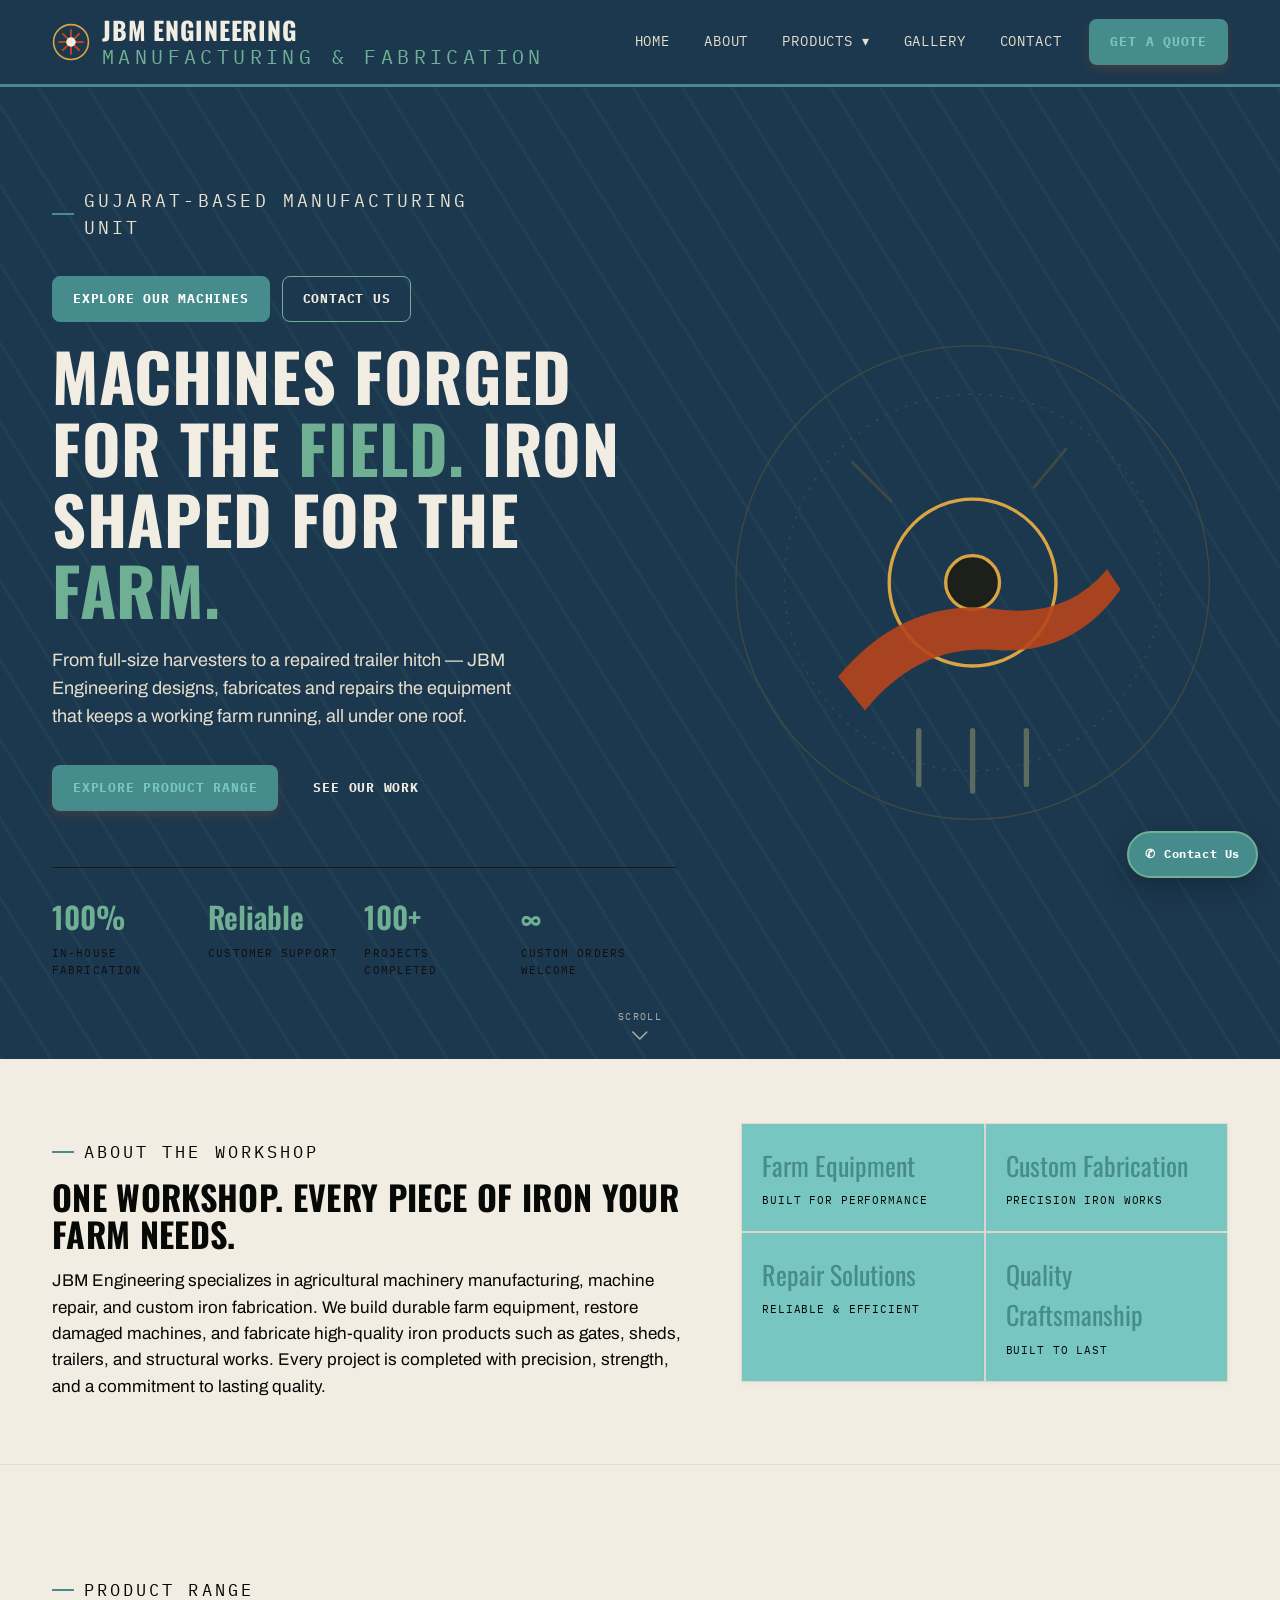
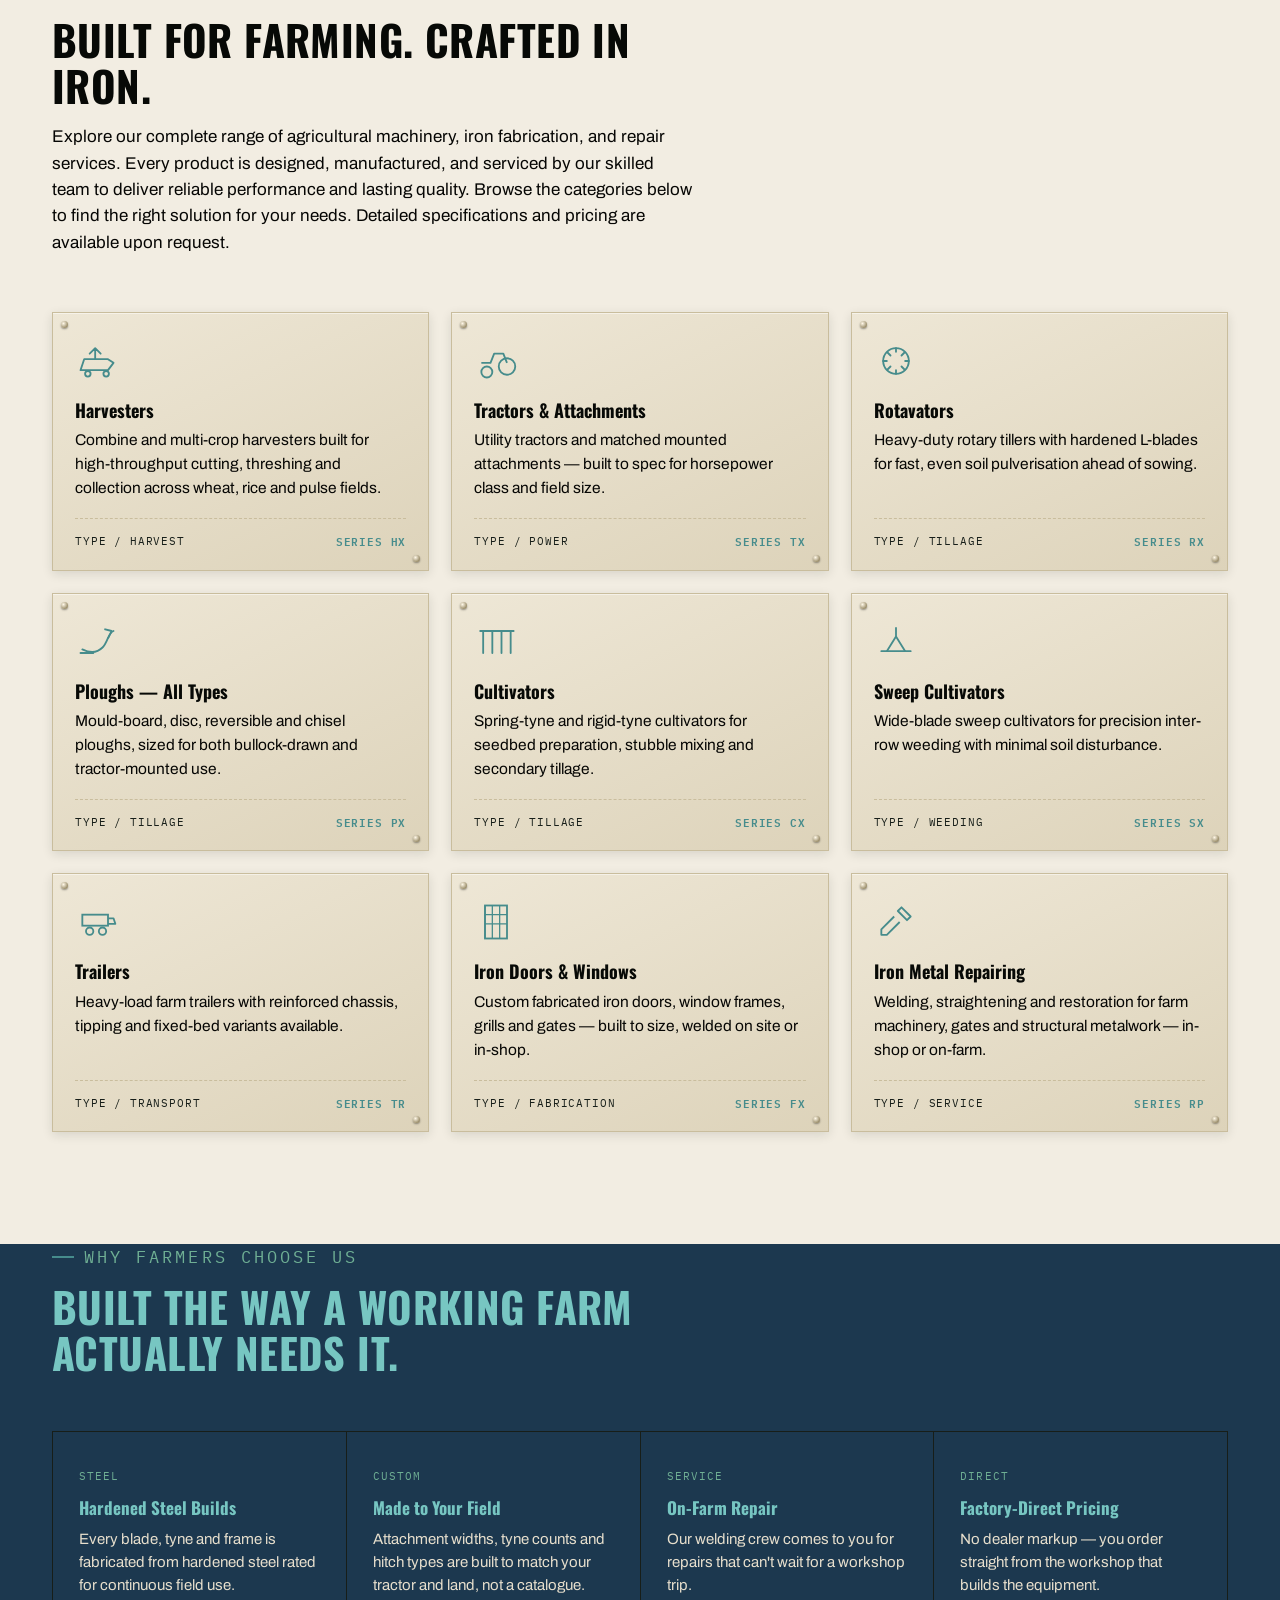
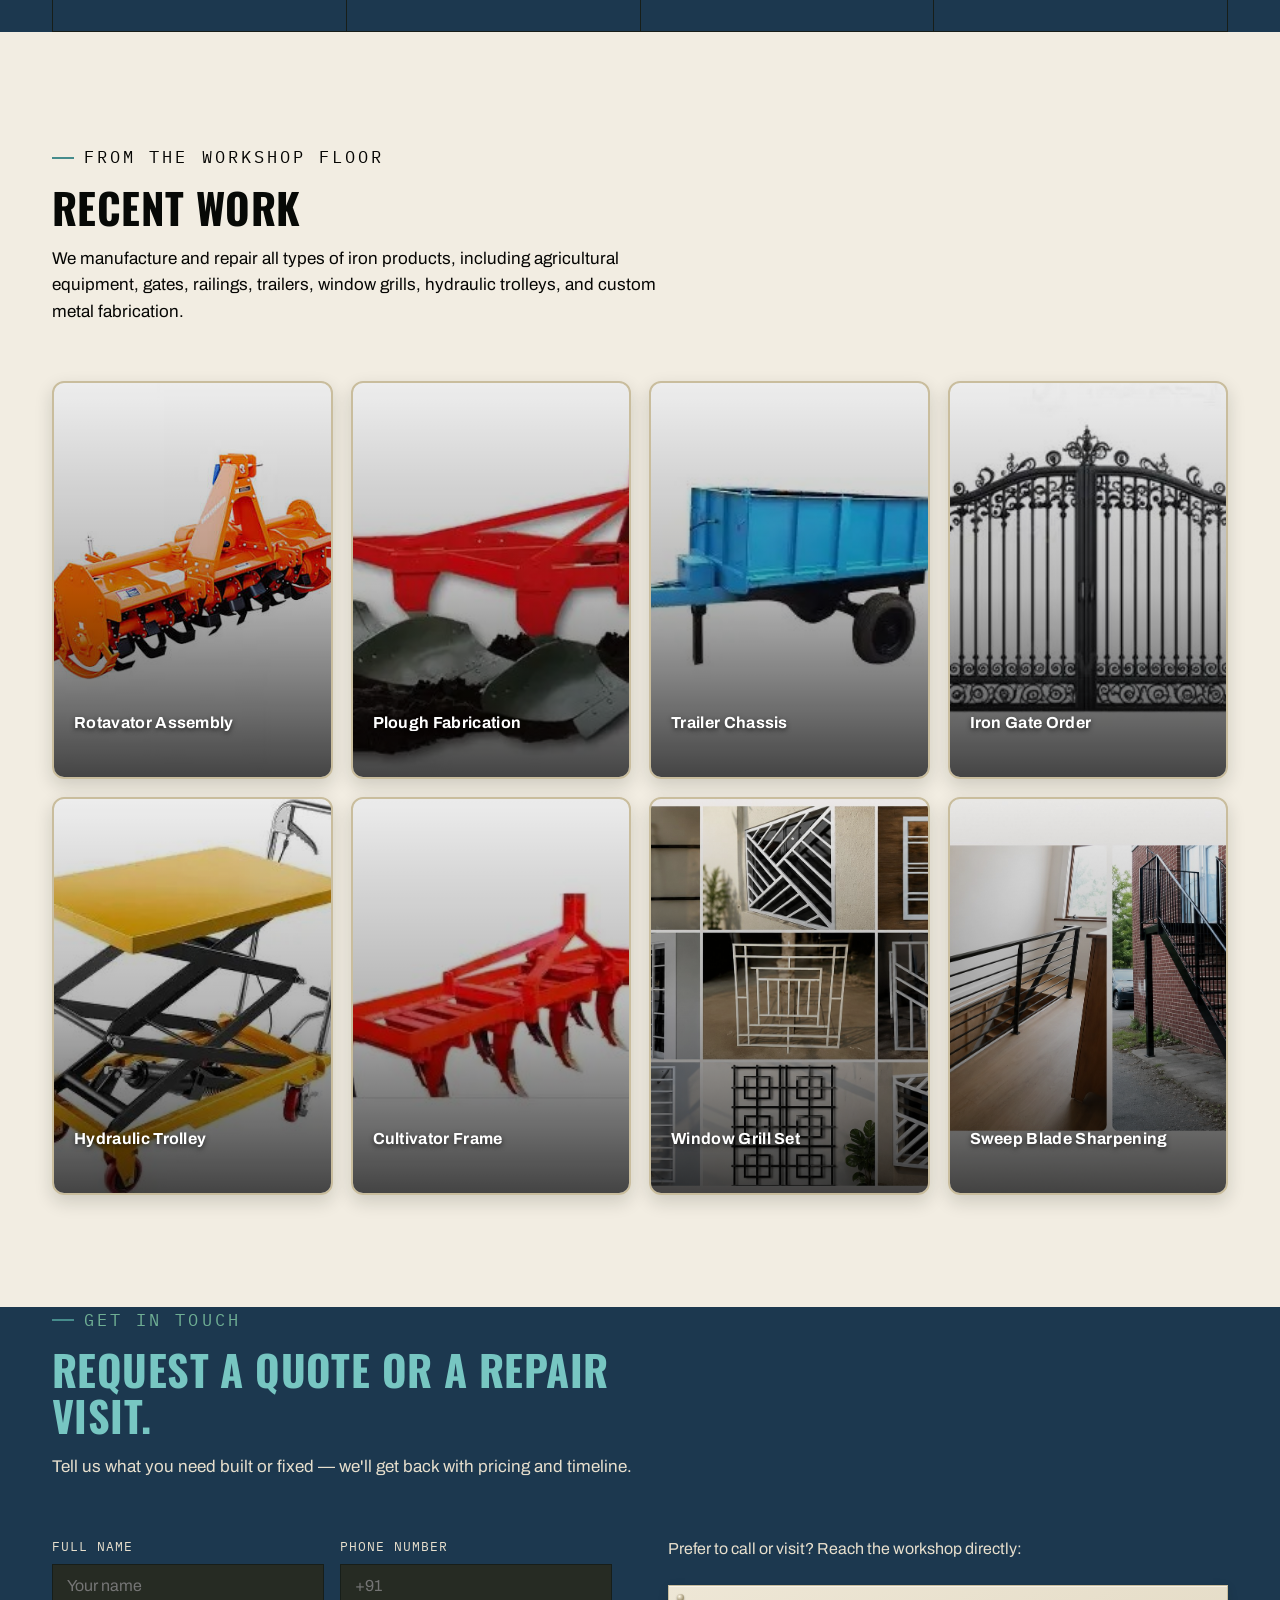
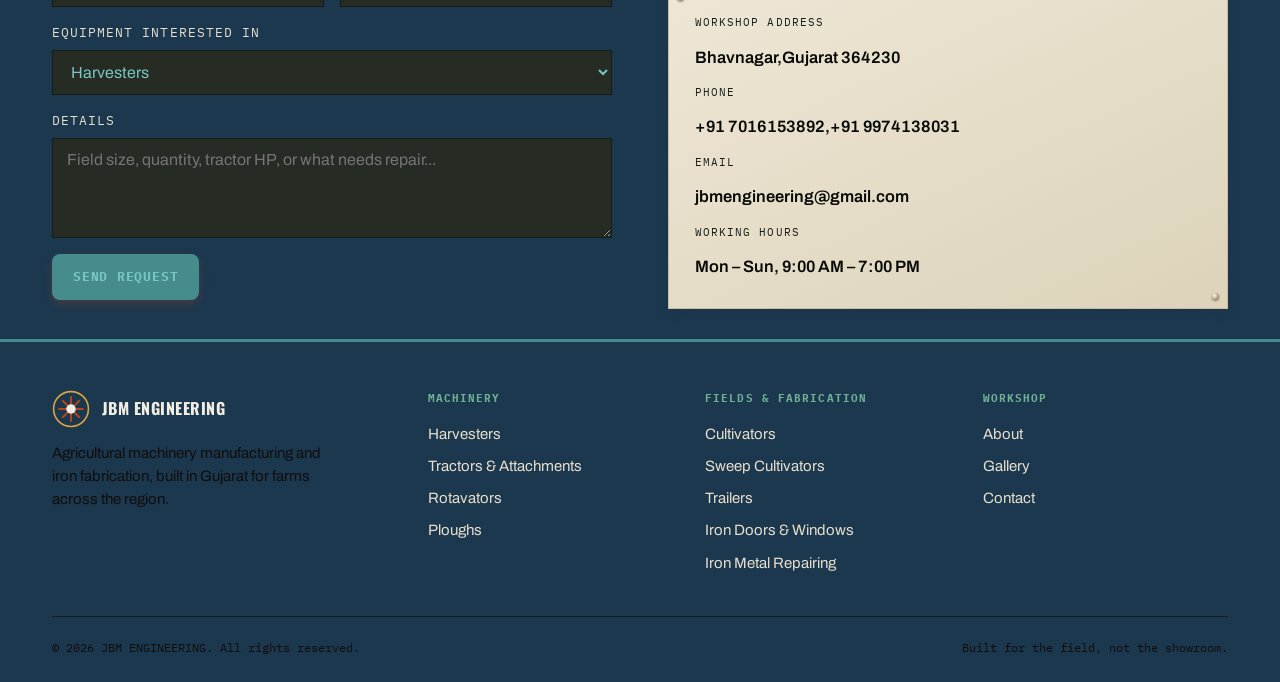
<file: index.html>
<!DOCTYPE html>
<html lang="en">

<head>
  <meta charset="UTF-8">
  <meta name="viewport" content="width=device-width, initial-scale=1.0">
  <title>JBM Engineering | Agricultural Machinery & Iron Fabrication</title>
  <link rel="preconnect" href="https://fonts.googleapis.com">
  <link rel="preconnect" href="https://fonts.gstatic.com" crossorigin>
  <link
    href="https://fonts.googleapis.com/css2?family=Oswald:wght@400;500;600;700&family=Archivo:wght@400;500;600;700;800&family=IBM+Plex+Mono:wght@400;500&display=swap"
    rel="stylesheet">
  
  <link rel="stylesheet" href="style.css">
<meta name="description" content="JBM Engineering — Gujarat-based engineering and manufacturing unit specializing in agricultural machinery, machine repair, iron fabrication, gates, structures, and custom engineering solutions.">
<meta name="theme-color" content="#1f3a2a">
<link rel="icon" type="image/svg+xml" href="favicon.png">
</head>

<body>

  <header>
    <div class="nav-inner">
      <a href="#top" class="logo">
        <svg class="logo-mark" viewBox="0 0 48 48" fill="none" xmlns="http://www.w3.org/2000/svg" aria-hidden="true">
          <circle cx="24" cy="24" r="22" stroke="#d9a441" stroke-width="2" />
          <path d="M24 8L24 40M8 24L40 24M13 13L35 35M35 13L13 35" stroke="#b6451b" stroke-width="2.5" />
          <circle cx="24" cy="24" r="6" fill="#f2ede2" />
        </svg>
        <span class="logo-text">JBM ENGINEERING<span>Manufacturing &amp; Fabrication</span></span>
      </a>

      <button class="menu-toggle" aria-label="Toggle menu" id="menuToggle" aria-expanded="false">
        <svg width="20" height="14" viewBox="0 0 20 14" fill="none">
          <path d="M0 1H20M0 7H20M0 13H20" stroke="#f2ede2" stroke-width="1.6" />
        </svg>
      </button>

      <nav class="primary-nav" id="primaryNav">
        <a class="nav-link" href="#top">Home</a>
        <a class="nav-link" href="#about">About</a>
        <div class="has-dropdown" id="productsDropdown">
          <a class="nav-link" href="#products" id="productsToggle">Products <span class="caret">▾</span></a>
          <div class="dropdown">
            <a href="#p-harvesters">Harvesters</a>
            <a href="#p-tractors">Tractors &amp; Attachments</a>
            <a href="#p-rotavators">Rotavators</a>
            <a href="#p-ploughs">Ploughs — All Types</a>
            <a href="#p-cultivators">Cultivators</a>
            <a href="#p-sweep">Sweep Cultivators</a>
            <a href="#p-trailers">Trailers</a>
            <a href="#p-doors">Iron Doors &amp; Windows</a>
            <a href="#p-repair">Iron Metal Repairing</a>
          </div>
        </div>
        <a class="nav-link" href="#gallery">Gallery</a>
        <a class="nav-link" href="#contact">Contact</a>
        <a class="btn btn-rust nav-cta" href="#contact" style="margin-left:8px;">Get a Quote</a>
      </nav>
    </div>
  </header>

  <main id="top">

    <!-- ============ HERO ============ -->
    <section class="hero reveal">
      <div class="hero-stripes"></div>
      <div class="wrap hero-grid">
        <div>
          <p class="eyebrow">Gujarat-Based Manufacturing Unit</p>
      <div class="hero-actions">
        <a class="btn btn-primary" href="#products">Explore Our Machines</a>
        <a class="btn btn-secondary" href="#contact">Contact Us</a>
      </div>
          <h1>Machines forged for the <em>field.</em> Iron shaped for the <em>farm.</em></h1>
          <p>From full-size harvesters to a repaired trailer hitch — JBM Engineering designs, fabricates and
            repairs
            the equipment that keeps a working farm running, all under one roof.</p>
          <div class="hero-ctas">
            <a href="#products" class="btn btn-rust">Explore Product Range</a>
            <a href="#gallery" class="btn btn-outline">See Our Work</a>
          </div>
          <div class="spec-strip">
            <div class="spec-item">
              <div class="num">100%</div>
              <div class="lbl">In-House Fabrication</div>
            </div>
            <div class="spec-item">
              <div class="num">Reliable</div>
              <div class="lbl">Customer Support</div>
            </div>
            <div class="spec-item">
              <div class="num">100+</div>
              <div class="lbl">Projects Completed</div>
            </div>
            <div class="spec-item">
              <div class="num">∞</div>
              <div class="lbl">Custom Orders Welcome</div>
            </div>
          </div>
        </div>

        <div class="hero-art">
          <svg viewBox="0 0 380 380" fill="none" xmlns="http://www.w3.org/2000/svg" aria-hidden="true">
            <circle cx="190" cy="190" r="176" stroke="#3f4a41" stroke-width="1" />
            <circle cx="190" cy="190" r="140" stroke="#3f4a41" stroke-width="1" stroke-dasharray="2 6" />
            <!-- gear -->
            <g stroke="#d9a441" stroke-width="2.5" fill="none">
              <circle cx="190" cy="190" r="62" />
              <circle cx="190" cy="190" r="20" fill="#1c1f1a" />
              <g id="teeth"></g>
            </g>
            <!-- plough blade silhouette -->
            <path d="M90 260 Q140 200 210 210 Q260 216 290 180 L300 195 Q265 245 205 240 Q150 236 110 285 Z"
              fill="#b6451b" opacity="0.9" />
            <!-- tine lines -->
            <path d="M150 300 L150 340 M190 300 L190 345 M230 300 L230 340" stroke="#5c6b5f" stroke-width="4"
              stroke-linecap="round" />
            <path d="M100 100 L130 130 M260 90 L235 120" stroke="#3f4a41" stroke-width="2" />
          </svg>
        </div>
      </div>
      <a href="#about" class="scroll-cue" aria-label="Scroll to explore">
        <span>Scroll</span>
        <svg width="16" height="10" viewBox="0 0 16 10" fill="none">
          <path d="M1 1L8 8L15 1" stroke="currentColor" stroke-width="1.6" stroke-linecap="round" stroke-linejoin="round" />
        </svg>
      </a>
    </section>

    <!-- ============ ABOUT ============ -->
    <section class="about-strip reveal" id="about">
      <div class="wrap about-grid">
        <div>
          <p class="eyebrow">About The Workshop</p>
          <h2 style="font-size:clamp(24px,3vw,34px); margin-top:14px;">One workshop. Every piece of iron your farm
            needs.</h2>
          <p>JBM Engineering specializes in agricultural machinery manufacturing, machine repair, and custom iron
            fabrication. We build durable farm equipment, restore damaged machines, and fabricate high-quality iron
            products such as gates, sheds, trailers, and structural works. Every project is completed with precision,
            strength, and a commitment to lasting quality.</p>
        </div>
        <div class="about-facts">
          <div class="fact-cell">
            <div class="num">Farm Equipment</div>
            <div class="lbl">Built for Performance</div>
          </div>
          <div class="fact-cell">
            <div class="num">Custom Fabrication</div>
            <div class="lbl">Precision Iron Works</div>
          </div>
          <div class="fact-cell">
            <div class="num">Repair Solutions</div>
            <div class="lbl">Reliable & Efficient</div>
          </div>
          <div class="fact-cell">
            <div class="num">Quality Craftsmanship</div>
            <div class="lbl">Built to Last</div>
          </div>
        </div>
      </div>
    </section>

    <!-- ============ PRODUCTS ============ -->
    <section class="section reveal" id="products">
      <div class="wrap">
        <div class="section-head">
          <p class="eyebrow">Product Range</p>
          <h2>Built for Farming. Crafted in Iron.</h2>
          <p>Explore our complete range of agricultural machinery, iron fabrication, and repair services. Every product
            is designed, manufactured, and serviced by our skilled team to deliver reliable performance and lasting
            quality. Browse the categories below to find the right solution for your needs. Detailed specifications and
            pricing are available upon request.</p>
        </div>

        <div class="product-grid">

          <div class="plate product-card" id="p-harvesters">
            <svg class="product-icon" viewBox="0 0 48 48" fill="none">
              <path d="M6 34h30l6-8-6-4H10L6 34Z" stroke="currentColor" stroke-width="2" stroke-linejoin="round" />
              <circle cx="14" cy="38" r="3" stroke="currentColor" stroke-width="2" />
              <circle cx="34" cy="38" r="3" stroke="currentColor" stroke-width="2" />
              <path d="M22 22V10M22 10l-6 6M22 10l6 6" stroke="currentColor" stroke-width="2" stroke-linecap="round"
                stroke-linejoin="round" />
            </svg>
            <h3>Harvesters</h3>
            <p>Combine and multi-crop harvesters built for high-throughput cutting, threshing and collection across
              wheat, rice and pulse fields.</p>
            <div class="product-tag"><span>TYPE / HARVEST</span><b>Series HX</b></div>
          </div>

          <div class="plate product-card" id="p-tractors">
            <svg class="product-icon" viewBox="0 0 48 48" fill="none">
              <circle cx="14" cy="36" r="6" stroke="currentColor" stroke-width="2" />
              <circle cx="36" cy="30" r="9" stroke="currentColor" stroke-width="2" />
              <path d="M8 26h10l4-10h10l4 10" stroke="currentColor" stroke-width="2" stroke-linejoin="round" />
            </svg>
            <h3>Tractors &amp; Attachments</h3>
            <p>Utility tractors and matched mounted attachments — built to spec for horsepower class and field size.</p>
            <div class="product-tag"><span>TYPE / POWER</span><b>Series TX</b></div>
          </div>

          <div class="plate product-card" id="p-rotavators">
            <svg class="product-icon" viewBox="0 0 48 48" fill="none">
              <circle cx="24" cy="24" r="14" stroke="currentColor" stroke-width="2" />
              <path d="M24 10v4M24 34v4M10 24h4M34 24h4M15 15l3 3M30 30l3 3M15 33l3-3M30 18l3-3" stroke="currentColor"
                stroke-width="2" stroke-linecap="round" />
            </svg>
            <h3>Rotavators</h3>
            <p>Heavy-duty rotary tillers with hardened L-blades for fast, even soil pulverisation ahead of sowing.</p>
            <div class="product-tag"><span>TYPE / TILLAGE</span><b>Series RX</b></div>
          </div>

          <div class="plate product-card" id="p-ploughs">
            <svg class="product-icon" viewBox="0 0 48 48" fill="none">
              <path d="M8 32c8 4 16 4 22-2s6-16 12-18" stroke="currentColor" stroke-width="2" stroke-linecap="round" />
              <path d="M32 10l8 2-4 8" stroke="currentColor" stroke-width="2" stroke-linejoin="round" />
              <path d="M6 36h14" stroke="currentColor" stroke-width="2" stroke-linecap="round" />
            </svg>
            <h3>Ploughs — All Types</h3>
            <p>Mould-board, disc, reversible and chisel ploughs, sized for both bullock-drawn and tractor-mounted use.
            </p>
            <div class="product-tag"><span>TYPE / TILLAGE</span><b>Series PX</b></div>
          </div>

          <div class="plate product-card" id="p-cultivators">
            <svg class="product-icon" viewBox="0 0 48 48" fill="none">
              <path d="M10 12v24M20 12v24M30 12v24M40 12v24" stroke="currentColor" stroke-width="2"
                stroke-linecap="round" />
              <path d="M6 12h38" stroke="currentColor" stroke-width="2" />
            </svg>
            <h3>Cultivators</h3>
            <p>Spring-tyne and rigid-tyne cultivators for seedbed preparation, stubble mixing and secondary tillage.</p>
            <div class="product-tag"><span>TYPE / TILLAGE</span><b>Series CX</b></div>
          </div>

          <div class="plate product-card" id="p-sweep">
            <svg class="product-icon" viewBox="0 0 48 48" fill="none">
              <path d="M24 8v10M14 34l10-16 10 16" stroke="currentColor" stroke-width="2" stroke-linejoin="round" />
              <path d="M8 34h32" stroke="currentColor" stroke-width="2" stroke-linecap="round" />
            </svg>
            <h3>Sweep Cultivators</h3>
            <p>Wide-blade sweep cultivators for precision inter-row weeding with minimal soil disturbance.</p>
            <div class="product-tag"><span>TYPE / WEEDING</span><b>Series SX</b></div>
          </div>

          <div class="plate product-card" id="p-trailers">
            <svg class="product-icon" viewBox="0 0 48 48" fill="none">
              <rect x="8" y="16" width="28" height="12" stroke="currentColor" stroke-width="2" />
              <circle cx="16" cy="34" r="4" stroke="currentColor" stroke-width="2" />
              <circle cx="30" cy="34" r="4" stroke="currentColor" stroke-width="2" />
              <path d="M36 20h6l2 6h-8" stroke="currentColor" stroke-width="2" stroke-linejoin="round" />
            </svg>
            <h3>Trailers</h3>
            <p>Heavy-load farm trailers with reinforced chassis, tipping and fixed-bed variants available.</p>
            <div class="product-tag"><span>TYPE / TRANSPORT</span><b>Series TR</b></div>
          </div>

          <div class="plate product-card" id="p-doors">
            <svg class="product-icon" viewBox="0 0 48 48" fill="none">
              <rect x="12" y="6" width="24" height="36" stroke="currentColor" stroke-width="2" />
              <path d="M12 6v36M20 6v36M28 6v36" stroke="currentColor" stroke-width="1.4" />
              <path d="M12 16h24M12 26h24" stroke="currentColor" stroke-width="1.4" />
            </svg>
            <h3>Iron Doors &amp; Windows</h3>
            <p>Custom fabricated iron doors, window frames, grills and gates — built to size, welded on site or in-shop.
            </p>
            <div class="product-tag"><span>TYPE / FABRICATION</span><b>Series FX</b></div>
          </div>

          <div class="plate product-card" id="p-repair">
            <svg class="product-icon" viewBox="0 0 48 48" fill="none">
              <path d="M30 8l10 10-4 4-10-10 4-4Z" stroke="currentColor" stroke-width="2" stroke-linejoin="round" />
              <path d="M22 18L8 32v6h6l14-14" stroke="currentColor" stroke-width="2" stroke-linejoin="round" />
            </svg>
            <h3>Iron Metal Repairing</h3>
            <p>Welding, straightening and restoration for farm machinery, gates and structural metalwork — in-shop or
              on-farm.</p>
            <div class="product-tag"><span>TYPE / SERVICE</span><b>Series RP</b></div>
          </div>

        </div>
      </div>
    </section>

    <!-- ============ WHY CHOOSE US ============ -->
    <section class="section-dark reveal">
      <div class="wrap">
        <div class="section-head">
          <p class="eyebrow" style="color:var(--wheat);">Why Farmers Choose Us</p>
          <h2>Built the way a working farm actually needs it.</h2>
        </div>
      </div>
      <div class="wrap">
        <div class="feature-grid">
          <div class="feature-cell">
            <div class="fnum">STEEL</div>
            <h4>Hardened Steel Builds</h4>
            <p>Every blade, tyne and frame is fabricated from hardened steel rated for continuous field use.</p>
          </div>
          <div class="feature-cell">
            <div class="fnum">CUSTOM</div>
            <h4>Made to Your Field</h4>
            <p>Attachment widths, tyne counts and hitch types are built to match your tractor and land, not a catalogue.
            </p>
          </div>
          <div class="feature-cell">
            <div class="fnum">SERVICE</div>
            <h4>On-Farm Repair</h4>
            <p>Our welding crew comes to you for repairs that can't wait for a workshop trip.</p>
          </div>
          <div class="feature-cell">
            <div class="fnum">DIRECT</div>
            <h4>Factory-Direct Pricing</h4>
            <p>No dealer markup — you order straight from the workshop that builds the equipment.</p>
          </div>
        </div>
      </div>
    </section>

    <!-- ============ GALLERY ============ -->
    <section class="section reveal" id="gallery">
      <div class="wrap">
        <div class="section-head">
          <p class="eyebrow">From The Workshop Floor</p>
          <h2>Recent work</h2>
          <!-- <p>A look at builds and repairs coming out of the shop. Photos of your specific order can be shared on request.</p> -->
          <p>We manufacture and repair all types of iron products, including agricultural equipment, gates, railings,
            trailers, window grills, hydraulic trolleys, and custom metal fabrication.</p>
        </div>
        <div class="gallery-grid">
          <div class="gallery-tile tall g1"><span>Rotavator Assembly</span></div>
          <div class="gallery-tile tall g2"><span>Plough Fabrication</span></div>
          <div class="gallery-tile tall g3"><span>Trailer Chassis</span></div>
          <div class="gallery-tile tall g4"><span>Iron Gate Order</span></div>
          <div class="gallery-tile tall g5"><span>Hydraulic Trolley</span></div>
          <div class="gallery-tile tall g6"><span>Cultivator Frame</span></div>
          <div class="gallery-tile tall g7"><span>Window Grill Set</span></div>
          <div class="gallery-tile tall g8"><span>Sweep Blade Sharpening</span></div>
        </div>
      </div>
    </section>

    <!-- ============ CONTACT ============ -->
    <section class="section-dark reveal" id="contact">
      <div class="wrap">
        <div class="section-head">
          <p class="eyebrow" style="color:var(--wheat);">Get In Touch</p>
          <h2>Request a quote or a repair visit.</h2>
          <p>Tell us what you need built or fixed — we'll get back with pricing and timeline.</p>
        </div>

        <div class="contact-grid">
          <!-- <form class="quote-form"
            onsubmit="event.preventDefault(); alert('Thanks — this is a demo form. Connect it to your email or CRM to go live.');" name="service-request" method="POST" data-netlify="true"><input type="hidden" name="form-name" value="service-request"> -->

            <form class="quote-form" name="service-request">
              
            <div class="form-row">
              <div class="field">
                <label for="name">Full Name</label>
                <input id="name" type="text" placeholder="Your name" required name="name">
              </div>
              <div class="field">
                <label for="phone">Phone Number</label>
                <input id="phone" type="tel" placeholder="+91 " required name="phone">
              </div>
            </div>
            <div class="field">
              <label for="equipment">Equipment Interested In</label>
              <select id="equipment" name="service">
                <option>Harvesters</option>
                <option>Tractors &amp; Attachments</option>
                <option>Rotavators</option>
                <option>Ploughs — All Types</option>
                <option>Cultivators</option>
                <option>Sweep Cultivators</option>
                <option>Trailers</option>
                <option>Iron Doors &amp; Windows</option>
                <option>Iron Metal Repairing</option>
                <option>Something else / Custom order</option>
              </select>
            </div>
            <div class="field">
              <label for="message">Details</label>
              <textarea id="message" placeholder="Field size, quantity, tractor HP, or what needs repair..." name="message"></textarea>
            </div>
            <button type="submit" class="btn btn-rust" style="align-self:flex-start;">Send Request</button>
          </form>

          <div class="contact-info">
            <p style="color:var(--cream-dim); font-size:16px;">Prefer to call or visit? Reach the workshop directly:
            </p>
            <div class="plate">
              <div>
                <div class="ci-label">Workshop Address</div>
                <div class="ci-value">Bhavnagar,Gujarat 364230</div>
              </div>
              <div>
                <div class="ci-label">Phone</div>
                <div class="ci-value">+91 7016153892,+91 9974138031 </div>
              </div>
              <div>
                <div class="ci-label">Email</div>
                <div class="ci-value">jbmengineering@gmail.com</div>
              </div>
              <div>
                <div class="ci-label">Working Hours</div>
                <div class="ci-value">Mon – Sun, 9:00 AM – 7:00 PM</div>
              </div>
            </div>
          </div>
        </div>
      </div>
    </section>

  </main>

  <footer>
    <div class="wrap">
      <div class="footer-grid">
        <div>
          <div class="logo" style="margin-bottom:14px;">
            <svg class="logo-mark" viewBox="0 0 48 48" fill="none" xmlns="http://www.w3.org/2000/svg" aria-hidden="true"
              width="34" height="34">
              <circle cx="24" cy="24" r="22" stroke="#d9a441" stroke-width="2" />
              <path d="M24 8L24 40M8 24L40 24M13 13L35 35M35 13L13 35" stroke="#b6451b" stroke-width="2.5" />
              <circle cx="24" cy="24" r="6" fill="#f2ede2" />
            </svg>
            <span class="logo-text" style="color:var(--cream); font-size:16px;">JBM ENGINEERING</span>
          </div>
          <p style="font-size:15px; max-width:280px; color:var(--steel-light);">Agricultural machinery manufacturing
            and iron fabrication, built in Gujarat for farms across the region.</p>
        </div>
        <div>
          <h5>Machinery</h5>
          <ul>
            <li><a href="#p-harvesters">Harvesters</a></li>
            <li><a href="#p-tractors">Tractors &amp; Attachments</a></li>
            <li><a href="#p-rotavators">Rotavators</a></li>
            <li><a href="#p-ploughs">Ploughs</a></li>
          </ul>
        </div>
        <div>
          <h5>Fields &amp; Fabrication</h5>
          <ul>
            <li><a href="#p-cultivators">Cultivators</a></li>
            <li><a href="#p-sweep">Sweep Cultivators</a></li>
            <li><a href="#p-trailers">Trailers</a></li>
            <li><a href="#p-doors">Iron Doors &amp; Windows</a></li>
            <li><a href="#p-repair">Iron Metal Repairing</a></li>
          </ul>
        </div>
        <div>
          <h5>Workshop</h5>
          <ul>
            <li><a href="#about">About</a></li>
            <li><a href="#gallery">Gallery</a></li>
            <li><a href="#contact">Contact</a></li>
          </ul>
        </div>
      </div>
      <div class="footer-bottom">
        <span>© 2026 JBM ENGINEERING. All rights reserved.</span>
        <span>Built for the field, not the showroom.</span>
      </div>
    </div>
  </footer>

  

  <script src="script.js"></script>
<a class="floating-contact" href="#contact" aria-label="Contact JBM Engineering"><span aria-hidden="true">✆</span><span>Contact Us</span></a>
</body>

</html>
</file>
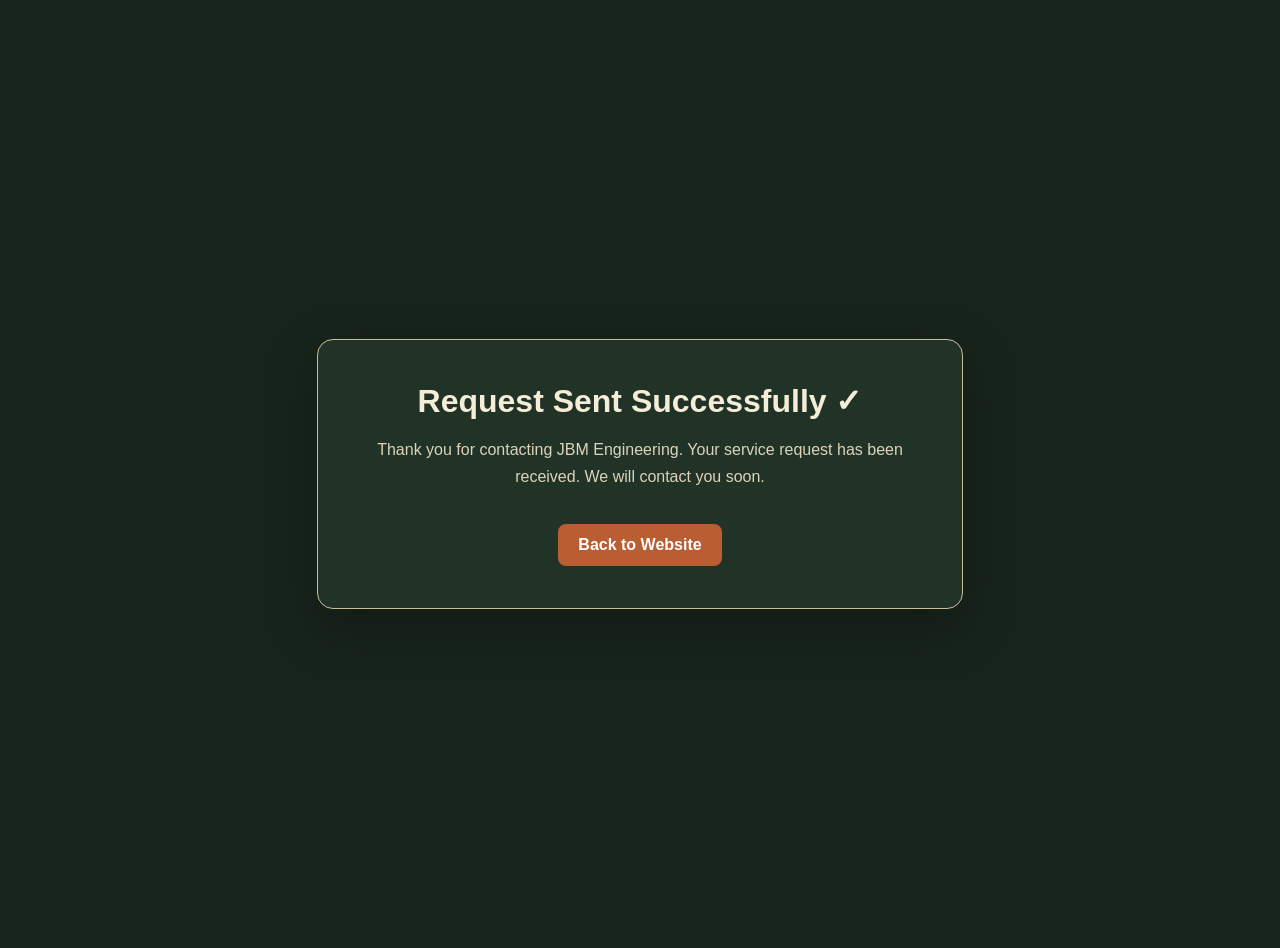
<file: success.html>
<!doctype html>
<html lang="en">
<head>
  <meta charset="utf-8">
  <meta name="viewport" content="width=device-width,initial-scale=1">
  <title>Request Sent | JBM Engineering</title>
  <meta name="description" content="Your service request has been received by JBM Engineering.">
  <link rel="icon" type="image/svg+xml" href="favicon.png">
  <style>
    body{margin:0;min-height:100vh;display:grid;place-items:center;background:#17241b;color:#f5edd8;font-family:Arial,sans-serif;padding:24px}
    .card{max-width:560px;text-align:center;border:1px solid #c9bd9d;border-radius:16px;padding:42px;background:#203326;box-shadow:0 18px 50px rgba(0,0,0,.25)}
    h1{margin:0 0 12px;font-size:32px}
    p{line-height:1.7;color:#ddd3bb}
    a{display:inline-block;margin-top:18px;padding:12px 20px;border-radius:8px;background:#b95d32;color:#fff;text-decoration:none;font-weight:700}
  </style>
</head>
<body>
  <main class="card">
    <h1>Request Sent Successfully ✓</h1>
    <p>Thank you for contacting JBM Engineering. Your service request has been received. We will contact you soon.</p>
    <a href="index.html">Back to Website</a>
  </main>
</body>
</html>
</file>
<file: style.css>
/* :root {
      --iron-black: #648151;
      --steel: #171e19;
      --steel-light: #110e0e;
      --rust: #a74724;
      --rust-dark: #8f3414;
      --wheat: #e1bc78;
      --cream: #f2ede2;
      --cream-dim: #e7dfcd;
      --text: #070906;
      --text-soft: #060604;
      --white: #bbb29a;

      --font-display: 'Oswald', sans-serif;
      --font-body: 'Archivo', sans-serif;
      --font-mono: 'IBM Plex Mono', monospace;
    } */

    :root {
      --iron-black: #1c384f;
      --steel: #171e19;
      --steel-light: #110e0e;
      --rust: #468c8c;
      --rust-dark: #8f3414;
      --wheat: #6faf94;
      --cream: #f2ede2;
      --cream-dim: #e7dfcd;
      --text: #070906;
      --text-soft: #060604;
      --white: #77c6c2;

      --font-display: 'Oswald', sans-serif;
      --font-body: 'Archivo', sans-serif;
      --font-mono: 'IBM Plex Mono', monospace;
    }

    * {
      margin: 0;
      padding: 0;
      box-sizing: border-box;
    }

    html {
      scroll-behavior: smooth;
    }

    @media (prefers-reduced-motion: reduce) {
      html {
        scroll-behavior: auto;
      }

      * {
        animation-duration: 0.01ms !important;
        animation-iteration-count: 1 !important;
        transition-duration: 0.01ms !important;
      }
    }

    body {
      font-family: var(--font-body);
      background: var(--cream);
      color: var(--text);
      line-height: 1.55;
      overflow-x: hidden;
    }

    img,
    svg {
      display: block;
      max-width: 100%;
    }

    a {
      color: inherit;
      text-decoration: none;
    }

    :focus-visible {
      outline: 3px solid var(--wheat);
      outline-offset: 3px;
    }

    section[id],
    .product-card[id] {
      scroll-margin-top: 90px;
    }

    .wrap {
      max-width: 1240px;
      margin: 0 auto;
      padding: 0 32px;
    }

    h1,
    h2,
    h3,
    h4 {
      font-family: var(--font-display);
      font-weight: 1000;
      letter-spacing: 0.01em;
      text-transform: uppercase;
      line-height: 1.08;
    }

    .eyebrow {
      font-family: var(--font-mono);
      /* font-size: 12.5px; */
      font-size: 30px;
      letter-spacing: 0.18em;
      text-transform: uppercase;
      color: var(--rust);
      display: flex;
      align-items: center;
      gap: 10px;
    }

    .eyebrow::before {
      content: "";
      width: 22px;
      height: 2px;
      background: var(--rust);
      display: inline-block;
    }

    /* ============ RIVET PLATE (signature element) ============ */
    .plate {
      position: relative;
      background: linear-gradient(155deg, #eee7d6, #ddd3ba);
      border: 1px solid #c9bd9d;
      box-shadow: inset 0 1px 0 rgba(255, 255, 255, 0.5), 0 3px 10px rgba(28, 31, 26, 0.12);
    }

    .plate::before,
    .plate::after,
    .plate .rivet-tl,
    .plate .rivet-br {
      content: "";
      position: absolute;
      width: 7px;
      height: 7px;
      border-radius: 50%;
      background: radial-gradient(circle at 35% 35%, #fff8e8, #9c8f6c 70%, #6c614a);
      box-shadow: 0 1px 2px rgba(0, 0, 0, 0.4);
    }

    .plate::before {
      top: 8px;
      left: 8px;
    }

    .plate::after {
      bottom: 8px;
      right: 8px;
    }

    .plate .rivet-tl {
      top: 8px;
      right: 8px;
    }

    .plate .rivet-br {
      bottom: 8px;
      left: 8px;
    }

    /* ============ HEADER / NAV ============ */
    header {
      position: sticky;
      top: 0;
      z-index: 100;
      background: var(--iron-black);
      border-bottom: 3px solid var(--rust);
    }

    .nav-inner {
      display: flex;
      align-items: center;
      justify-content: space-between;
      padding: 16px 32px;
      max-width: 1240px;
      margin: 0 auto;
    }

    .logo {
      display: flex;
      align-items: center;
      gap: 12px;
    }

    .logo-mark {
      width: 38px;
      height: 38px;
      flex-shrink: 0;
    }

    .logo-text {
      font-family: var(--font-display);
      color: var(--cream);
      font-size: 25px;
      font-weight: 700;
      letter-spacing: 0.03em;
      text-transform: uppercase;
      line-height: 1.1;
    }

    .logo-text span {
      display: block;
      font-family: var(--font-mono);
      font-size: 20px;
      color: var(--wheat);
      letter-spacing: 0.22em;
      font-weight: 400;
      text-transform: uppercase;
      margin-top: 2px;
    }

    nav.primary-nav {
      display: flex;
      align-items: center;
      gap: 6px;
    }

    .nav-link {
      font-family: var(--font-mono);
      font-size: 14px;
      letter-spacing: 0.06em;
      text-transform: uppercase;
      color: var(--cream-dim);
      padding: 10px 14px;
      border-radius: 2px;
      transition: color 0.15s ease, background 0.15s ease;
    }

    .nav-link:hover {
      color: var(--wheat);
      background: rgba(217, 164, 65, 0.08);
    }

    .has-dropdown {
      position: relative;
    }

    .caret {
      display: inline-block;
      transition: transform 0.2s ease;
    }

    .has-dropdown:hover .caret,
    .has-dropdown:focus-within .caret,
    .has-dropdown.open .caret {
      transform: rotate(180deg);
    }

    .dropdown {
      position: absolute;
      top: 100%;
      left: 0;
      margin-top: 4px;
      background: var(--iron-black);
      border: 1px solid var(--steel);
      border-top: 2px solid var(--rust);
      min-width: 250px;
      padding: 6px;
      opacity: 0;
      visibility: hidden;
      transform: translateY(-6px);
      box-shadow: 0 16px 32px rgba(0, 0, 0, 0.35);
      transition: opacity 0.18s ease, transform 0.18s ease, visibility 0.18s;
    }

    .has-dropdown:hover .dropdown,
    .has-dropdown:focus-within .dropdown {
      opacity: 1;
      visibility: visible;
      transform: translateY(0);
    }

    .dropdown a {
      display: block;
      font-family: var(--font-body);
      font-size: 15px;
      color: var(--cream-dim);
      padding: 9px 12px;
      border-radius: 2px;
    }

    .dropdown a:hover {
      background: rgba(182, 69, 27, 0.18);
      color: var(--white);
    }

    .btn {
      font-family: var(--font-mono);
      font-size: 13px;
      letter-spacing: 0.06em;
      text-transform: uppercase;
      padding: 12px 22px;
      border: 1.5px solid transparent;
      display: inline-flex;
      align-items: center;
      gap: 8px;
      cursor: pointer;
      transition: transform 0.15s ease, background 0.15s ease, color 0.15s ease, border-color .15s ease;
    }

    .btn-rust {
      background: var(--rust);
      color: var(--white);
      box-shadow: 0 4px 10px rgba(167, 71, 36, 0.28);
    }

    .btn-rust:hover {
      background: var(--rust-dark);
      transform: translateY(-1px);
      box-shadow: 0 8px 18px rgba(167, 71, 36, 0.38);
    }

    .btn-outline {
      border-color: var(--steel-light);
      color: var(--cream);
    }

    .btn-outline:hover {
      border-color: var(--wheat);
      color: var(--wheat);
    }

    .btn-outline-dark {
      border-color: var(--steel);
      color: var(--text);
    }

    .btn-outline-dark:hover {
      border-color: var(--rust);
      color: var(--rust);
    }

    .menu-toggle {
      display: none;
      background: none;
      border: 1.5px solid var(--steel-light);
      color: var(--cream);
      width: 42px;
      height: 42px;
      align-items: center;
      justify-content: center;
      cursor: pointer;
    }

    /* ============ HERO ============ */
    .hero {
      position: relative;
      background: var(--iron-black);
      color: var(--cream);
      overflow: hidden;
      padding: 100px 0 80px;
    }

    .hero-stripes {
      position: absolute;
      inset: 0;
      opacity: 0.06;
      background: repeating-linear-gradient(58deg, var(--wheat) 0 3px, transparent 3px 42px);
      pointer-events: none;
    }

    .hero-grid {
      display: grid;
      grid-template-columns: 1.1fr 0.9fr;
      gap: 40px;
      align-items: center;
      position: relative;
    }

    .hero h1 {
      font-size: clamp(38px, 5.2vw, 66px);
      color: var(--cream);
      margin: 18px 0 22px;
    }

    .hero h1 em {
      font-style: normal;
      color: var(--wheat);
    }

    .hero p {
      font-size: 18px;
      color: var(--cream-dim);
      max-width: 480px;
      margin-bottom: 34px;
    }

    .hero-ctas {
      display: flex;
      gap: 14px;
      flex-wrap: wrap;
    }

    .hero-art {
      position: relative;
    }

    .scroll-cue {
      position: absolute;
      left: 50%;
      bottom: 18px;
      transform: translateX(-50%);
      display: flex;
      flex-direction: column;
      align-items: center;
      gap: 6px;
      color: var(--cream-dim);
      opacity: 0.7;
      animation: scrollBounce 1.8s ease-in-out infinite;
    }

    .scroll-cue span {
      font-family: var(--font-mono);
      font-size: 10px;
      letter-spacing: 0.14em;
      text-transform: uppercase;
    }

    @keyframes scrollBounce {

      0%,
      100% {
        transform: translate(-50%, 0);
      }

      50% {
        transform: translate(-50%, 6px);
      }
    }

    .spec-strip {
      display: flex;
      gap: 0;
      margin-top: 56px;
      border-top: 1px solid var(--steel);
      padding-top: 26px;
      flex-wrap: wrap;
    }

    .spec-item {
      flex: 1;
      min-width: 130px;
      padding-right: 24px;
    }

    .spec-item .num {
      font-family: var(--font-display);
      font-size: 30px;
      color: var(--wheat);
      font-weight: 600;
    }

    .spec-item .lbl {
      font-family: var(--font-mono);
      font-size: 11px;
      letter-spacing: 0.1em;
      text-transform: uppercase;
      color: var(--steel-light);
      margin-top: 4px;
    }

    /* ============ SECTION HEADERS ============ */
    .section {
      padding: 96px 0;
    }

    .section-head {
      max-width: 640px;
      margin-bottom: 56px;
    }

    .section-head h2 {
      font-size: clamp(28px, 3.6vw, 42px);
      margin-top: 14px;
      color: var(--text);
    }

    .section-head p {
      margin-top: 16px;
      color: var(--text-soft);
      font-size: 17px;
    }

    .section-dark {
      background: var(--iron-black);
      color: var(--cream);
    }

    .section-dark .section-head h2 {
      color: var(--white);
    }

    .section-dark .section-head p {
      color: var(--cream-dim);
    }

    /* ============ ABOUT STRIP ============ */
    .about-strip {
      padding: 64px 0;
      border-bottom: 1px solid var(--cream-dim);
    }

    .about-grid {
      display: grid;
      grid-template-columns: 1.3fr 1fr;
      gap: 56px;
      align-items: start;
    }

    .about-grid p {
      color: var(--text-soft);
      font-size: 17px;
      margin-top: 16px;
    }

    .about-facts {
      display: grid;
      grid-template-columns: 1fr 1fr;
      gap: 2px;
      background: var(--cream-dim);
      border: 1px solid var(--cream-dim);
    }

    .fact-cell {
      background: var(--white);
      padding: 22px 20px;
      box-shadow: 0 2px 6px rgba(29, 87, 114, 0.08);
      transition: transform 0.25s ease, box-shadow 0.25s ease;
    }

    .fact-cell:hover {
      transform: translateY(-4px);
      box-shadow: 0 14px 26px rgba(28, 31, 26, 0.18);
    }

    .fact-cell .num {
      font-family: var(--font-display);
      font-size: 26px;
      color: var(--rust);
    }

    .fact-cell .lbl {
      font-family: var(--font-mono);
      font-size: 11px;
      letter-spacing: 0.08em;
      text-transform: uppercase;
      color: var(--text-soft);
      margin-top: 6px;
    }

    /* ============ PRODUCTS ============ */
    .product-grid {
      display: grid;
      grid-template-columns: repeat(3, 1fr);
      gap: 22px;
    }

    .product-card {
      padding: 26px 22px 20px;
      display: flex;
      flex-direction: column;
      min-height: 250px;
      transition: transform 0.25s ease, box-shadow 0.25s ease, border-color 0.25s ease;
    }

    .product-card:hover {
      transform: translateY(-6px);
      box-shadow: inset 0 1px 0 rgba(255, 255, 255, 0.5), 0 20px 36px rgba(28, 31, 26, 0.22);
      border-color: var(--rust);
    }

    .product-icon {
      width: 44px;
      height: 44px;
      color: var(--rust);
      margin-bottom: 18px;
      transition: transform 0.3s ease, color 0.3s ease;
    }

    .product-card:hover .product-icon {
      transform: scale(1.1) rotate(-4deg);
      color: var(--rust-dark);
    }

    .product-card h3 {
      font-size: 18px;
      color: var(--text);
      margin-bottom: 8px;
      text-transform: none;
      letter-spacing: 0;
    }

    .product-card p {
      font-size: 15.5px;
      color: var(--text-soft);
      flex-grow: 1;
    }

    .product-tag {
      margin-top: 18px;
      padding-top: 14px;
      border-top: 1px dashed #c9bd9d;
      font-family: var(--font-mono);
      font-size: 10.5px;
      letter-spacing: 0.08em;
      text-transform: uppercase;
      color: var(--steel);
      display: flex;
      justify-content: space-between;
    }

    .product-tag b {
      color: var(--rust);
      font-weight: 600;
    }

    /* ============ WHY / FEATURES ============ */
    .feature-grid {
      display: grid;
      grid-template-columns: repeat(4, 1fr);
      gap: 1px;
      background: var(--steel);
      border: 1px solid var(--steel);
    }

    .feature-cell {
      background: var(--iron-black);
      padding: 34px 26px;
      border-top: 2px solid transparent;
      transition: transform 0.25s ease, box-shadow 0.25s ease, border-color 0.25s ease, background 0.25s ease;
    }

    .feature-cell:hover {
      transform: translateY(-4px);
      border-top-color: var(--rust);
      background: #55663f;
      box-shadow: 0 16px 30px rgba(0, 0, 0, 0.35);
    }

    .feature-cell .fnum {
      font-family: var(--font-mono);
      font-size: 11px;
      color: var(--wheat);
      letter-spacing: 0.1em;
    }

    .feature-cell h4 {
      color: var(--white);
      font-size: 17px;
      margin: 14px 0 10px;
      text-transform: none;
      letter-spacing: 0;
    }

    .feature-cell p {
      color: var(--cream-dim);
      font-size: 15px;
    }

    /* ============ GALLERY ============ */
    .gallery-grid {
      display: grid;
      grid-template-columns: repeat(4, 1fr);
      grid-auto-rows: 190px;
      gap: 18px;
      border-radius: 12px;
      overflow: visible;
      background: transparent;
    }

    .gallery-tile {
      position: relative;
      overflow: hidden;
      display: flex;
      align-items: flex-end;
      min-height: 190px;
      padding: 20px;
      color: #ffffff;
      font-family: var(--font-body);
      font-size: 16px;
      font-weight: 700;
      letter-spacing: 0.02em;
      text-transform: none;
      background-size: cover;
      background-position: center;
      background-repeat: no-repeat;
      border: 2px solid #c9bd9d;
      border-radius: 12px;
      cursor: pointer;
      isolation: isolate;
      box-shadow: 0 7px 18px rgba(17, 23, 15, 0.16);
      transition:
        transform 0.3s ease,
        box-shadow 0.3s ease,
        border-color 0.3s ease,
        background-size 0.5s ease;
    }

    .gallery-tile::before {
      content: "";
      position: absolute;
      inset: 0;
      z-index: -2;
      background: linear-gradient(
        to top,
        rgba(0, 0, 0, 0.72) 0%,
        rgba(0, 0, 0, 0.25) 48%,
        rgba(0, 0, 0, 0.03) 100%
      );
      transition: background 0.3s ease;
    }

    .gallery-tile::after {
      content: "";
      position: absolute;
      inset: 0;
      z-index: -1;
      background: rgba(0, 0, 0, 0.04);
      transition: background 0.3s ease;
    }

    .gallery-tile span {
      position: relative;
      z-index: 2;
      display: inline-flex;
      flex-direction: column;
      gap: 4px;
      text-shadow: 0 2px 5px rgba(0, 0, 0, 0.65);
      transition: transform 0.3s ease;
    }

    .gallery-tile span::after {
      content: "View Project →";
      display: block;
      color: var(--wheat);
      font-family: var(--font-mono);
      font-size: 11px;
      font-weight: 500;
      letter-spacing: 0.08em;
      text-transform: uppercase;
      opacity: 0;
      transform: translateY(8px);
      transition: opacity 0.3s ease, transform 0.3s ease;
    }

    .gallery-tile.tall {
      grid-row: span 2;
      min-height: 398px;
    }

    .gallery-tile:hover {
      transform: translateY(-6px);
      border-color: var(--rust);
      box-shadow: 0 18px 34px rgba(0, 0, 0, 0.28);
      background-size: 108%;
    }

    .gallery-tile:hover::before {
      background: linear-gradient(
        to top,
        rgba(0, 0, 0, 0.82) 0%,
        rgba(0, 0, 0, 0.35) 55%,
        rgba(0, 0, 0, 0.10) 100%
      );
    }

    .gallery-tile:hover span {
      transform: translateY(-5px);
    }

    .gallery-tile:hover span::after {
      opacity: 1;
      transform: translateY(0);
    }

    .g1,
    .g2,
    .g3,
    .g4,
    .g5,
    .g6,
    .g7,
    .g8 {
      background-size: cover;
      background-position: center;
      background-repeat: no-repeat;
    }

    .g1 { background-image: url("rotavator.jpg"); }
    .g2 { background-image: url("plough.jpg"); }
    .g3 { background-image: url("trolly.jpg"); }
    .g4 { background-image: url("gate.jpg"); }
    .g5 { background-image: url("hydaulic.jpg"); }
    .g6 { background-image: url("cultivater.jpg"); }
    .g7 { background-image: url("gates.jpg"); }
    .g8 { background-image: url("strair3.jpg"); }

    /* ============ CONTACT ============ */
    .contact-grid {
      display: grid;
      grid-template-columns: 1fr 1fr;
      gap: 56px;
    }

    .contact-info .plate {
      padding: 28px 26px;
      margin-top: 24px;
      margin-bottom: 30px;
    }

    .contact-info .plate div {
      margin-bottom: 14px;
    }

    .contact-info .plate div:last-child {
      margin-bottom: 0;
    }

    .contact-info .ci-label {
      font-family: var(--font-mono);
      font-size: 10.5px;
      letter-spacing: 0.1em;
      text-transform: uppercase;
      color: var(--steel);
    }

    .contact-info .ci-value {
      font-family: var(--font-body);
      font-weight: 600;
      font-size: 16.5px;
      color: var(--text);
      margin-top: 3px;
    }

    form.quote-form {
      display: flex;
      flex-direction: column;
      gap: 16px;
    }

    .form-row {
      display: grid;
      grid-template-columns: 1fr 1fr;
      gap: 16px;
    }

    label {
      font-family: var(--font-mono);
      font-size: 13px;
      letter-spacing: 0.08em;
      text-transform: uppercase;
      color: var(--cream-dim);
      margin-bottom: 7px;
      display: block;
    }

    input,
    select,
    textarea {
      width: 100%;
      background: #262b23;
      border: 1px solid var(--steel);
      color: var(--white);
      transition: border-color 0.2s ease, box-shadow 0.2s ease;
      padding: 12px 14px;
      font-family: var(--font-body);
      font-size: 16px;
    }

    input:focus,
    select:focus,
    textarea:focus {
      border-color: var(--wheat);
      box-shadow: 0 0 0 3px rgba(225, 188, 120, 0.15);
    }

    textarea {
      resize: vertical;
      min-height: 100px;
    }

    .field {
      display: flex;
      flex-direction: column;
    }

    /* ============ FOOTER ============ */
    footer {
      background: var(--iron-black);
      color: var(--cream-dim);
      padding: 48px 0 24px;
      border-top: 3px solid var(--rust);
    }

    .footer-grid {
      display: grid;
      grid-template-columns: 1.4fr 1fr 1fr 1fr;
      gap: 32px;
      padding-bottom: 32px;
      border-bottom: 1px solid var(--steel);
    }

    .footer-grid h5 {
      font-family: var(--font-mono);
      font-size: 11px;
      letter-spacing: 0.1em;
      text-transform: uppercase;
      color: var(--wheat);
      margin-bottom: 16px;
    }

    .footer-grid ul {
      list-style: none;
    }

    .footer-grid li {
      margin-bottom: 9px;
      font-size: 15px;
    }

    .footer-grid li a:hover {
      color: var(--wheat);
    }

    .footer-bottom {
      display: flex;
      justify-content: space-between;
      align-items: center;
      padding-top: 22px;
      font-size: 12px;
      font-family: var(--font-mono);
      color: var(--steel-light);
      flex-wrap: wrap;
      gap: 12px;
    }

    /* ============ RESPONSIVE ============ */
    @media (max-width:920px) {
      .hero-grid {
        grid-template-columns: 1fr;
      }

      .hero-art {
        order: -1;
        max-width: 260px;
        margin: 0 auto 20px;
      }

      .about-grid {
        grid-template-columns: 1fr;
      }

      .product-grid {
        grid-template-columns: repeat(2, 1fr);
      }

      .feature-grid {
        grid-template-columns: repeat(2, 1fr);
      }

      .gallery-grid {
        grid-template-columns: repeat(2, 1fr);
        grid-auto-rows: 180px;
        gap: 14px;
      }

      .gallery-tile.tall {
        min-height: 374px;
      }

      .contact-grid {
        grid-template-columns: 1fr;
      }

      .footer-grid {
        grid-template-columns: 1fr 1fr;
      }
    }

    @media (max-width:760px) {
      nav.primary-nav {
        position: fixed;
        top: 71px;
        left: 0;
        right: 0;
        background: var(--iron-black);
        flex-direction: column;
        align-items: stretch;
        padding: 10px 20px 20px;
        border-bottom: 3px solid var(--rust);
        display: none;
        max-height: calc(100vh - 71px);
        overflow-y: auto;
      }

      nav.primary-nav.open {
        display: flex;
      }

      .menu-toggle {
        display: flex;
      }

      .nav-cta {
        display: none;
      }

      .has-dropdown .dropdown {
        position: static;
        opacity: 1;
        visibility: visible;
        transform: none;
        display: none;
        margin-top: 0;
        border: none;
        background: rgba(255, 255, 255, 0.03);
      }

      .has-dropdown.open .dropdown {
        display: block;
      }

      .wrap {
        padding: 0 20px;
      }

      .product-grid {
        grid-template-columns: 1fr;
      }

      .feature-grid {
        grid-template-columns: 1fr;
      }

      .gallery-grid {
        grid-template-columns: 1fr;
        grid-auto-rows: 220px;
        gap: 14px;
      }

      .gallery-tile,
      .gallery-tile.tall {
        min-height: 220px;
        grid-row: auto;
      }

      .form-row {
        grid-template-columns: 1fr;
      }

      .footer-grid {
        grid-template-columns: 1fr;
      }

      .spec-strip {
        gap: 20px;
      }
    }

/* Final UI polish */
.hero-actions {
  display: flex;
  flex-wrap: wrap;
  gap: 12px;
  margin-top: 26px;
}
.btn {
  display: inline-flex;
  align-items: center;
  justify-content: center;
  min-height: 46px;
  padding: 0 20px;
  border-radius: 8px;
  font-family: var(--font-mono);
  font-size: 13px;
  font-weight: 700;
  letter-spacing: .06em;
  text-transform: uppercase;
  text-decoration: none;
  border: 1.5px solid transparent;
  transition: transform .25s ease, box-shadow .25s ease, background-color .25s ease, color .25s ease;
}
.btn-primary {
  background: var(--rust);
  color: #fff;
  border-color: var(--rust);
}
.btn-secondary {
  background: transparent;
  color: var(--cream);
  border-color: var(--wheat);
}
.btn:hover {
  transform: translateY(-3px);
  box-shadow: 0 10px 22px rgba(0,0,0,.18);
}
.btn-primary:hover,
.btn-secondary:hover {
  background: var(--wheat);
  color: var(--ink);
  border-color: var(--wheat);
}
.floating-contact {
  position: fixed;
  right: 22px;
  bottom: 22px;
  z-index: 1000;
  display: inline-flex;
  align-items: center;
  gap: 8px;
  padding: 12px 16px;
  border-radius: 999px;
  background: var(--rust);
  color: #fff;
  border: 2px solid var(--wheat);
  box-shadow: 0 10px 28px rgba(0,0,0,.25);
  font-family: var(--font-mono);
  font-size: 12px;
  font-weight: 700;
  text-decoration: none;
  letter-spacing: .05em;
  transition: transform .25s ease, box-shadow .25s ease;
}
.floating-contact:hover {
  transform: translateY(-4px);
  box-shadow: 0 16px 34px rgba(0,0,0,.3);
}
.reveal {
  opacity: 0;
  transform: translateY(24px);
  transition: opacity .7s ease, transform .7s ease;
}
.reveal.is-visible {
  opacity: 1;
  transform: translateY(0);
}
@media (max-width: 700px) {
  .hero-actions { width: 100%; gap: 10px; }
  .btn { width: 100%; }
  .floating-contact { right: 14px; bottom: 14px; padding: 11px 14px; }
}
@media (prefers-reduced-motion: reduce) {
  .reveal, .reveal.is-visible, .btn, .floating-contact {
    transition: none !important;
    transform: none !important;
  }
}
</file>
